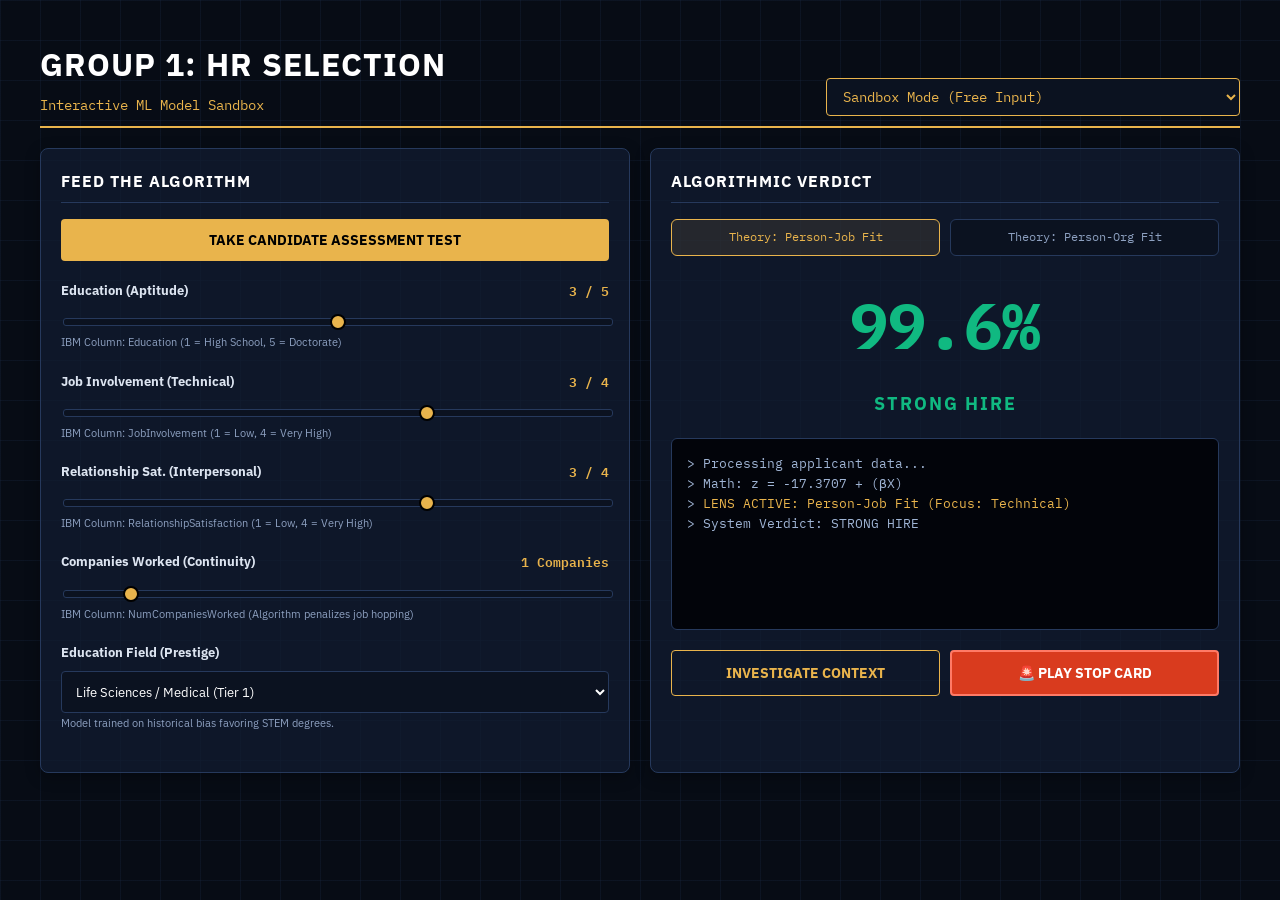
<file: MNM App/index.html>
<!DOCTYPE html>
<html lang="en">
<head>
    <meta charset="UTF-8">
    <meta name="viewport" content="width=device-width, initial-scale=1.0">
    <title>Group 1: HR Selection</title>
    <link href="https://fonts.googleapis.com/css2?family=IBM+Plex+Mono:wght@400;500;600&family=IBM+Plex+Sans:wght@400;500;600;700&display=swap" rel="stylesheet">
    <link rel="stylesheet" href="styles.css">
</head>
<body>

<div id="stage">
    <div class="header">
        <div>
            <h1>Group 1: HR Selection</h1>
            <div style="font-family: var(--mono); color: var(--gold); font-size: 14px; margin-top: 5px;">Interactive ML Model Sandbox</div>
        </div>
        <select class="scenario-select" id="scenario-loader" onchange="loadScenario()">
            <option value="sandbox">Sandbox Mode (Free Input)</option>
            <option value="1">Scenario 1: The Baseline Ideal</option>
            <option value="2">Scenario 2: The Context Blindspot (Job Hopper)</option>
            <option value="3">Scenario 3: The Theory Clash</option>
            <option value="4">Scenario 4: Measurement Flaw</option>
            <option value="5">Scenario 5: Mandatory STOP Card</option>
        </select>
    </div>

    <div class="grid">
        <!-- Left Panel: Interactive Inputs -->
        <div class="panel">
            <h3>Feed the Algorithm</h3>
            
            <!-- Assessment Button (Redirects to quiz.html) -->
            <button id="btn-take-test" class="btn" style="width: 100%; background: var(--gold); color: #000; margin-bottom: 20px; display: block;" onclick="window.location.href='quiz.html'">
                Take Candidate Assessment Test
            </button>
            
            

            <div class="input-group">
                <div class="top"><b>Education (Aptitude)</b><span id="val-aptitude">3 / 5</span></div>
                <input type="range" id="in-aptitude" min="1" max="5" step="1" value="3" oninput="runModel()">
                <span class="helper">IBM Column: Education (1 = High School, 5 = Doctorate)</span>
            </div>
            
            <div class="input-group">
                <div class="top"><b>Job Involvement (Technical)</b><span id="val-technical">3 / 4</span></div>
                <input type="range" id="in-technical" min="1" max="4" step="1" value="3" oninput="runModel()">
                <span class="helper">IBM Column: JobInvolvement (1 = Low, 4 = Very High)</span>
            </div>

            <div class="input-group">
                <div class="top"><b>Relationship Sat. (Interpersonal)</b><span id="val-interview">3 / 4</span></div>
                <input type="range" id="in-interview" min="1" max="4" step="1" value="3" oninput="runModel()">
                <span class="helper">IBM Column: RelationshipSatisfaction (1 = Low, 4 = Very High)</span>
            </div>

            <div class="input-group">
                <div class="top"><b>Companies Worked (Continuity)</b><span id="val-continuity">1 Company</span></div>
                <input type="range" id="in-continuity" min="0" max="9" step="1" value="1" oninput="runModel()">
                <span class="helper">IBM Column: NumCompaniesWorked (Algorithm penalizes job hopping)</span>
            </div>

            <div class="input-group">
                <div class="top" style="margin-bottom: 8px;"><b>Education Field (Prestige)</b></div>
                <select class="dropdown" id="in-college" onchange="runModel()">
                    <option value="1.0">Life Sciences / Medical (Tier 1)</option>
                    <option value="0.5">Technical Degree / Marketing (Tier 2)</option>
                    <option value="0.0">Human Resources / Other (Tier 3)</option>
                </select>
                <span class="helper">Model trained on historical bias favoring STEM degrees.</span>
            </div>
        </div>

        <!-- Right Panel: The Machine -->
        <div class="panel">
            <h3>Algorithmic Verdict</h3>
            
            <div class="theory-rack">
                <div class="chip active" id="chip-job" onclick="setTheory('job')">Theory: Person-Job Fit</div>
                <div class="chip" id="chip-org" onclick="setTheory('org')">Theory: Person-Org Fit</div>
            </div>

            <div class="prediction-score" id="ai-score">--%</div>
            <div class="verdict-label" id="ai-verdict" style="color: var(--text-dim);">Awaiting Input</div>
            
            <div class="console" id="console-output">
                > System ready.
                > Awaiting data input...
            </div>

            <div class="btn-row">
                <button class="btn btn-human" onclick="investigateContext()">Investigate Context</button>
                <button class="btn btn-stop" onclick="triggerStopCard()">🚨 PLAY STOP CARD</button>
            </div>
        </div>
    </div>
</div>

<!-- Debrief Modal -->
<div class="modal" id="debrief-modal">
    <div class="modal-content">
        <h2 class="modal-title" id="modal-title">Action Result</h2>
        <div class="modal-text" id="modal-text">Context goes here.</div>
        <button class="btn" style="background: var(--gold); color: #000; padding: 10px 20px;" onclick="closeModal()">Acknowledge</button>
    </div>
</div>

<script src="script.js"></script>
</body>
</html>
</file>
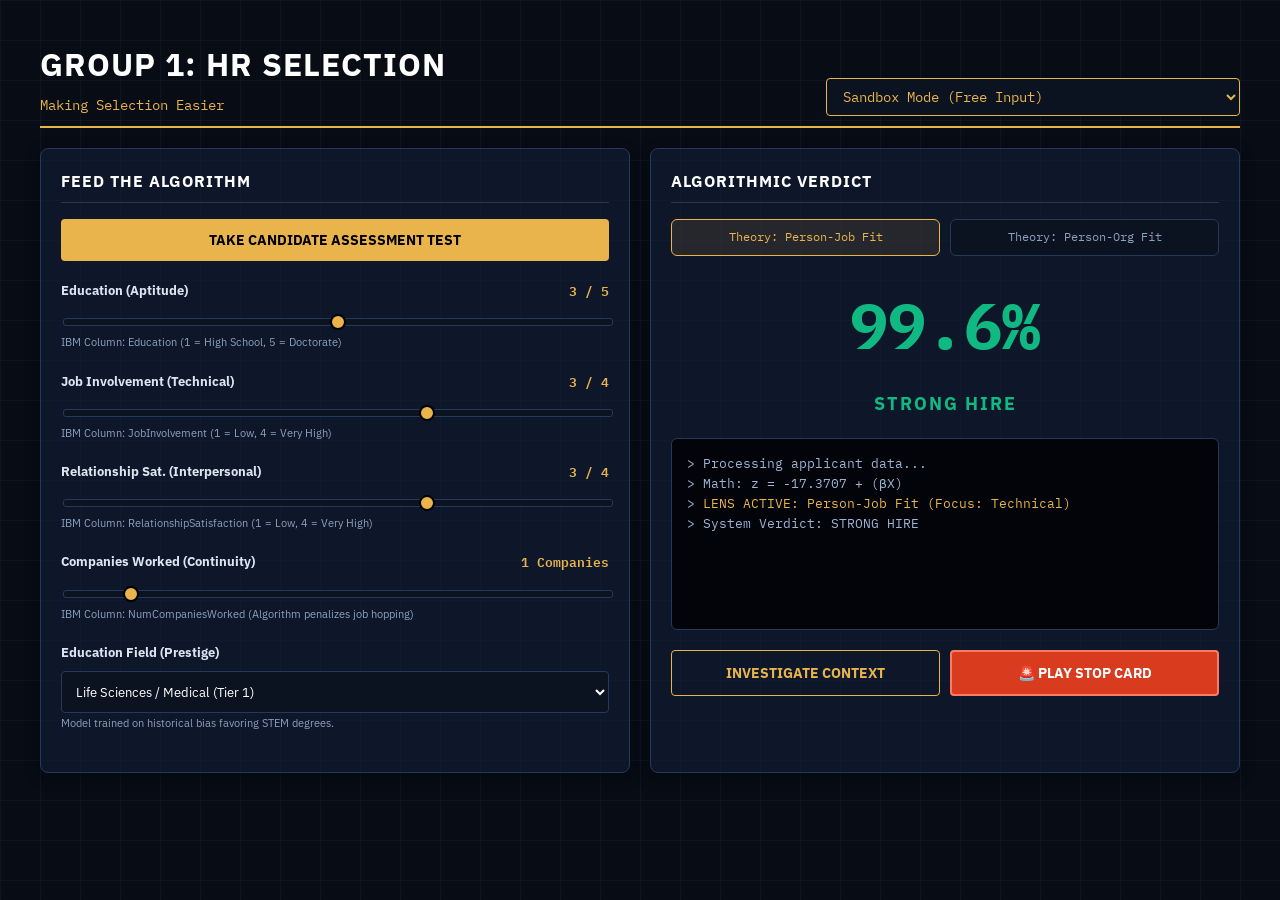
<file: MNM-App/index.html>
<!DOCTYPE html>
<html lang="en">
<head>
    <meta charset="UTF-8">
    <meta name="viewport" content="width=device-width, initial-scale=1.0">
    <title>Group 1: HR Selection</title>
    <link href="https://fonts.googleapis.com/css2?family=IBM+Plex+Mono:wght@400;500;600&family=IBM+Plex+Sans:wght@400;500;600;700&display=swap" rel="stylesheet">
    <link rel="stylesheet" href="styles.css">
</head>
<body>

<div id="stage">
    <div class="header">
        <div>
            <h1>Group 1: HR Selection</h1>
            <div style="font-family: var(--mono); color: var(--gold); font-size: 14px; margin-top: 5px;">Making Selection Easier</div>
        </div>
        <select class="scenario-select" id="scenario-loader" onchange="loadScenario()">
            <option value="sandbox">Sandbox Mode (Free Input)</option>
            <option value="1">Scenario 1: The Baseline Ideal</option>
            <option value="2">Scenario 2: The Context Blindspot (Job Hopper)</option>
            <option value="3">Scenario 3: The Theory Clash</option>
            <option value="4">Scenario 4: Measurement Flaw</option>
            <option value="5">Scenario 5: Mandatory STOP Card</option>
        </select>
    </div>

    <div class="grid">
        <!-- Left Panel: Interactive Inputs -->
        <div class="panel">
            <h3>Feed the Algorithm</h3>
            
            <!-- Assessment Button (Redirects to quiz.html) -->
            <button id="btn-take-test" class="btn" style="width: 100%; background: var(--gold); color: #000; margin-bottom: 20px; display: block;" onclick="window.location.href='quiz.html'">
                Take Candidate Assessment Test
            </button>
            
            

            <div class="input-group">
                <div class="top"><b>Education (Aptitude)</b><span id="val-aptitude">3 / 5</span></div>
                <input type="range" id="in-aptitude" min="1" max="5" step="1" value="3" oninput="runModel()">
                <span class="helper">IBM Column: Education (1 = High School, 5 = Doctorate)</span>
            </div>
            
            <div class="input-group">
                <div class="top"><b>Job Involvement (Technical)</b><span id="val-technical">3 / 4</span></div>
                <input type="range" id="in-technical" min="1" max="4" step="1" value="3" oninput="runModel()">
                <span class="helper">IBM Column: JobInvolvement (1 = Low, 4 = Very High)</span>
            </div>

            <div class="input-group">
                <div class="top"><b>Relationship Sat. (Interpersonal)</b><span id="val-interview">3 / 4</span></div>
                <input type="range" id="in-interview" min="1" max="4" step="1" value="3" oninput="runModel()">
                <span class="helper">IBM Column: RelationshipSatisfaction (1 = Low, 4 = Very High)</span>
            </div>

            <div class="input-group">
                <div class="top"><b>Companies Worked (Continuity)</b><span id="val-continuity">1 Company</span></div>
                <input type="range" id="in-continuity" min="0" max="9" step="1" value="1" oninput="runModel()">
                <span class="helper">IBM Column: NumCompaniesWorked (Algorithm penalizes job hopping)</span>
            </div>

            <div class="input-group">
                <div class="top" style="margin-bottom: 8px;"><b>Education Field (Prestige)</b></div>
                <select class="dropdown" id="in-college" onchange="runModel()">
                    <option value="1.0">Life Sciences / Medical (Tier 1)</option>
                    <option value="0.5">Technical Degree / Marketing (Tier 2)</option>
                    <option value="0.0">Human Resources / Other (Tier 3)</option>
                </select>
                <span class="helper">Model trained on historical bias favoring STEM degrees.</span>
            </div>
        </div>

        <!-- Right Panel: The Machine -->
        <div class="panel">
            <h3>Algorithmic Verdict</h3>
            
            <div class="theory-rack">
                <div class="chip active" id="chip-job" onclick="setTheory('job')">Theory: Person-Job Fit</div>
                <div class="chip" id="chip-org" onclick="setTheory('org')">Theory: Person-Org Fit</div>
            </div>

            <div class="prediction-score" id="ai-score">--%</div>
            <div class="verdict-label" id="ai-verdict" style="color: var(--text-dim);">Awaiting Input</div>
            
            <div class="console" id="console-output">
                > System ready.
                > Awaiting data input...
            </div>

            <div class="btn-row">
                <button class="btn btn-human" onclick="investigateContext()">Investigate Context</button>
                <button class="btn btn-stop" onclick="triggerStopCard()">🚨 PLAY STOP CARD</button>
            </div>
        </div>
    </div>
</div>

<!-- Debrief Modal -->
<div class="modal" id="debrief-modal">
    <div class="modal-content">
        <h2 class="modal-title" id="modal-title">Action Result</h2>
        <div class="modal-text" id="modal-text">Context goes here.</div>
        <button class="btn" style="background: var(--gold); color: #000; padding: 10px 20px;" onclick="closeModal()">Acknowledge</button>
    </div>
</div>

<script src="script.js"></script>
</body>
</html>
</file>
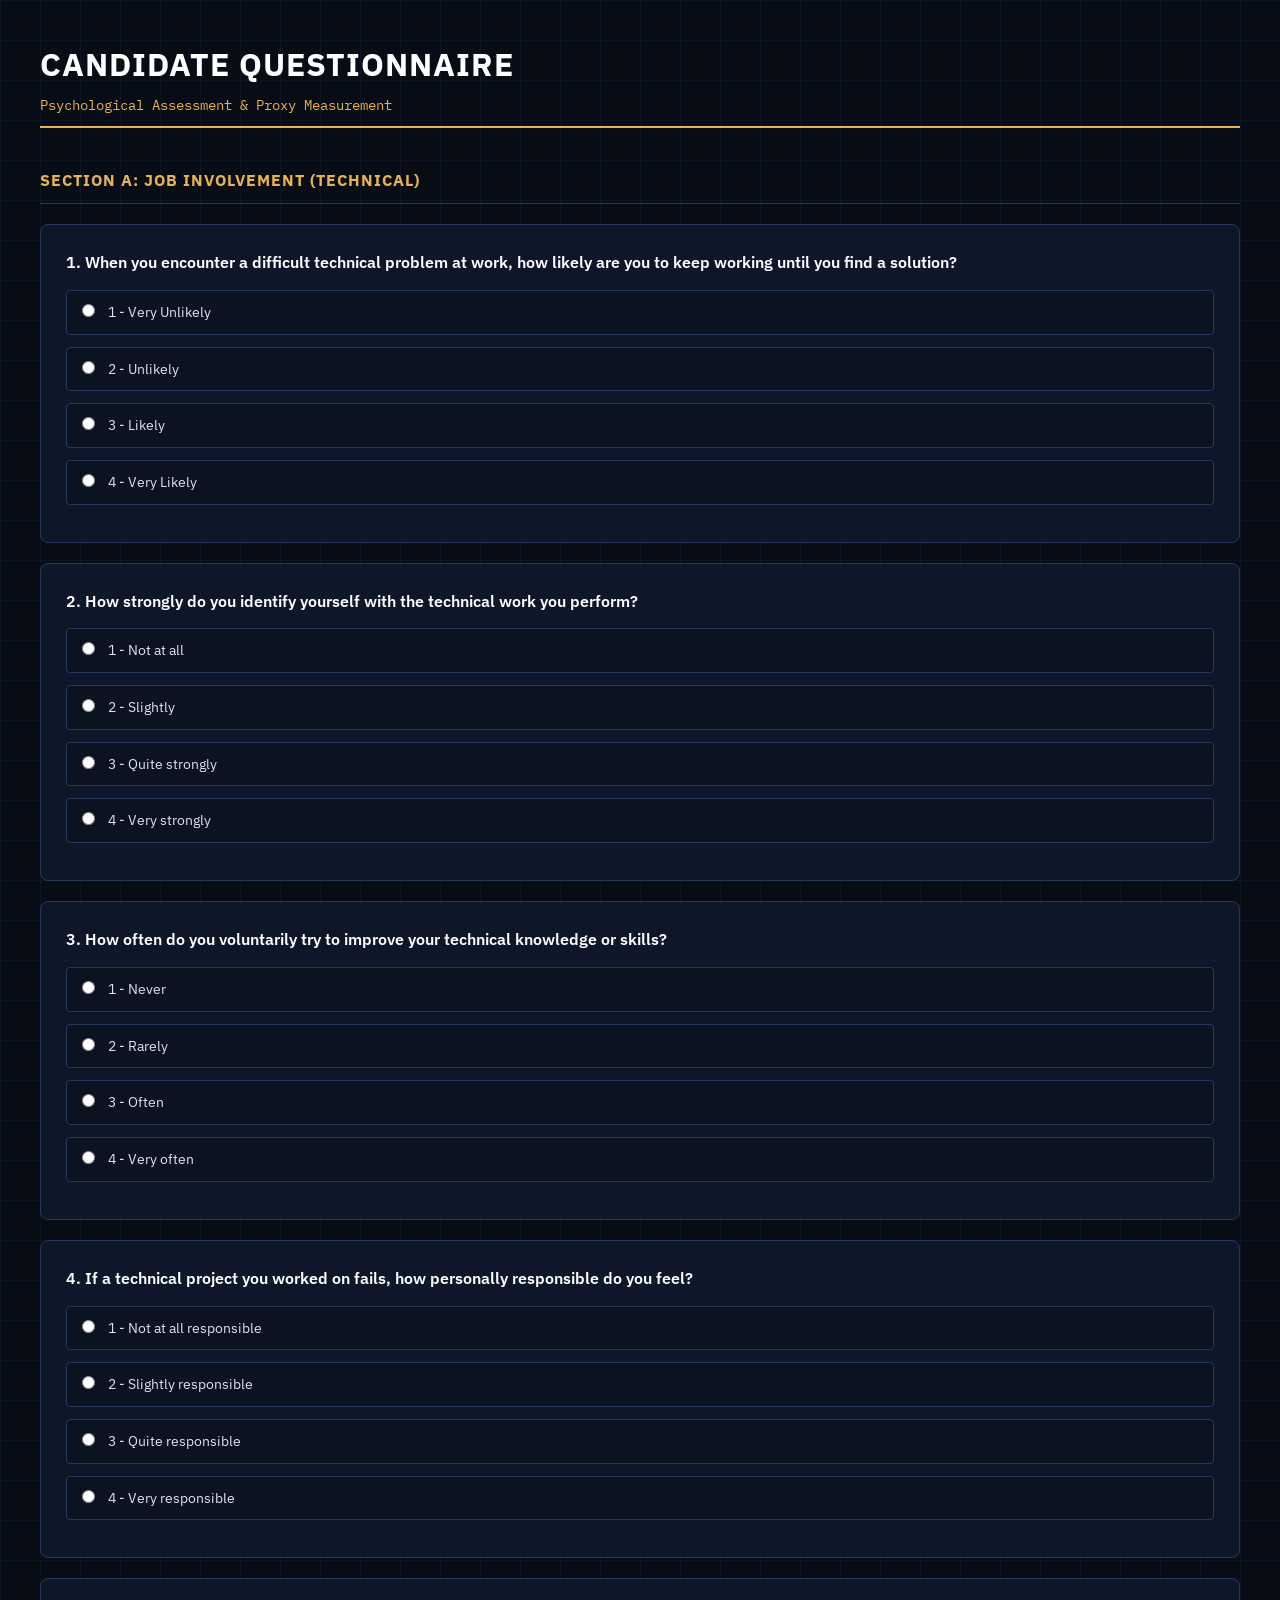
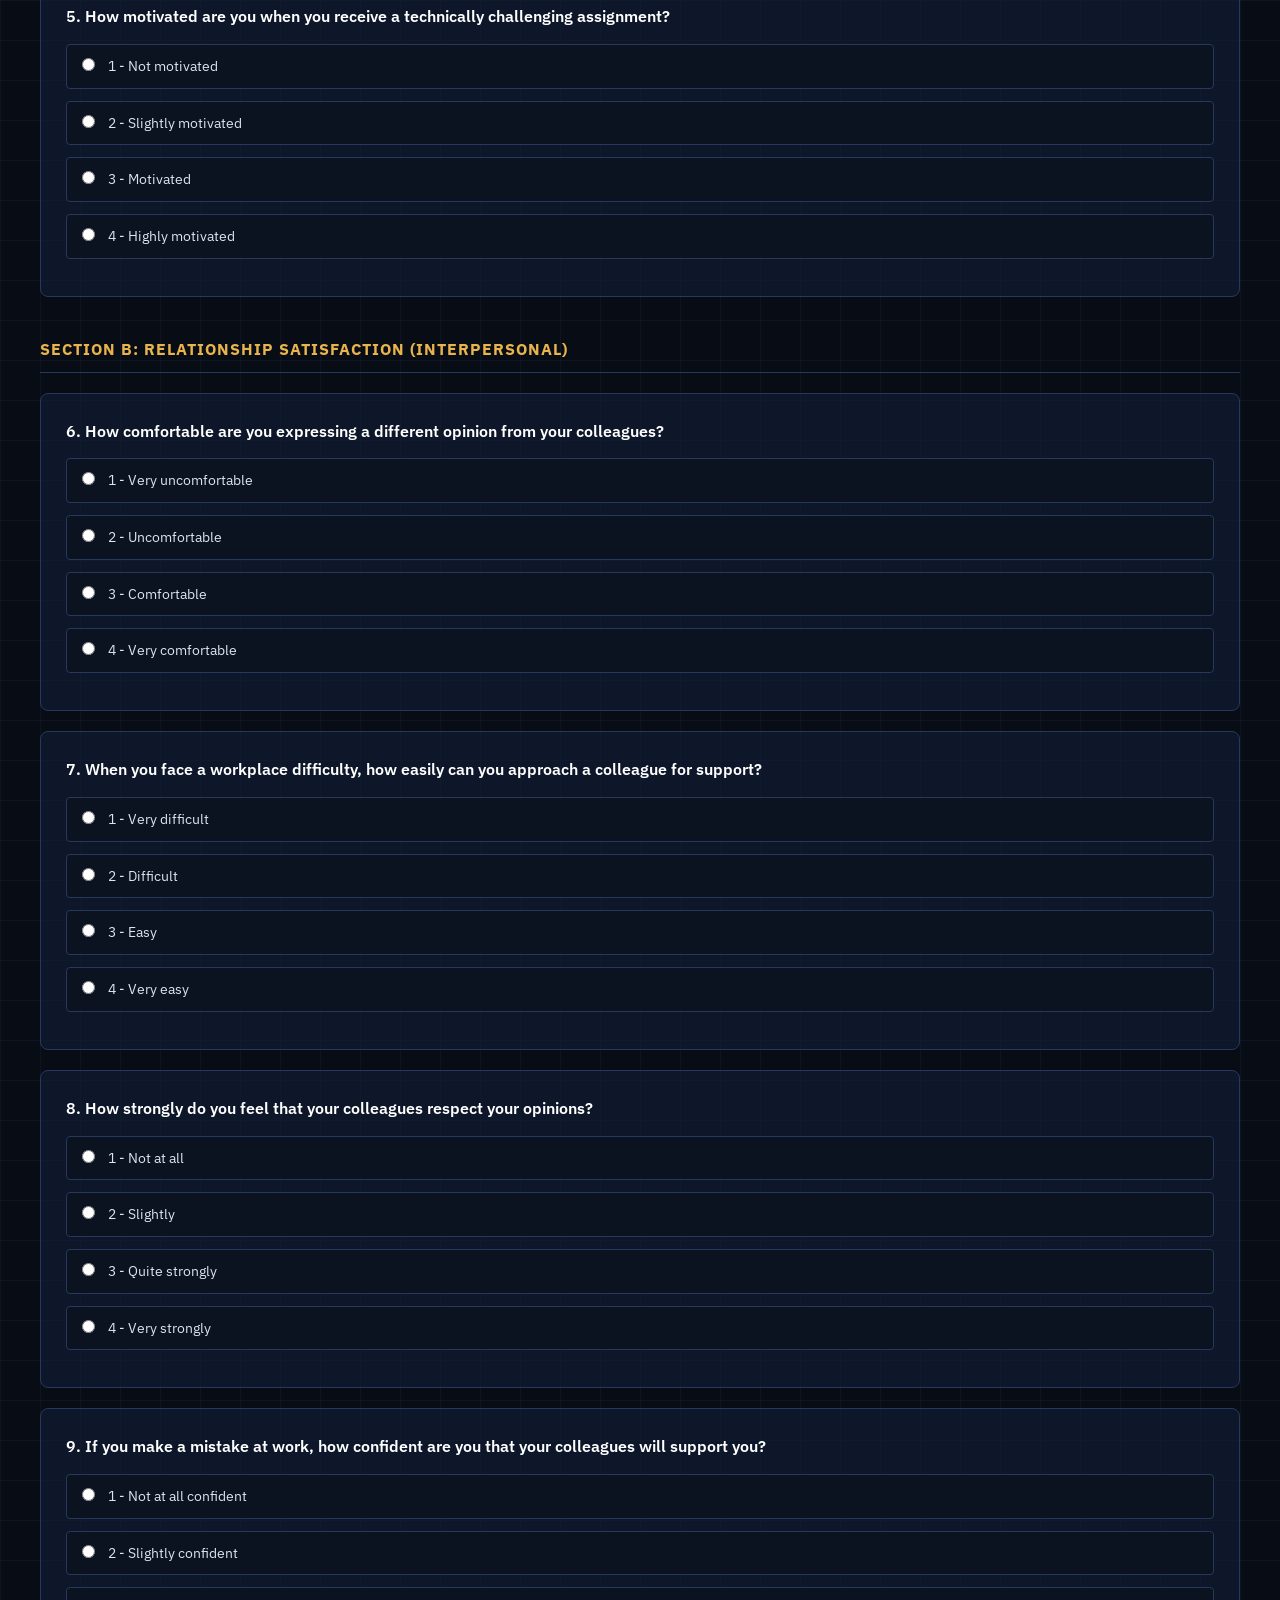
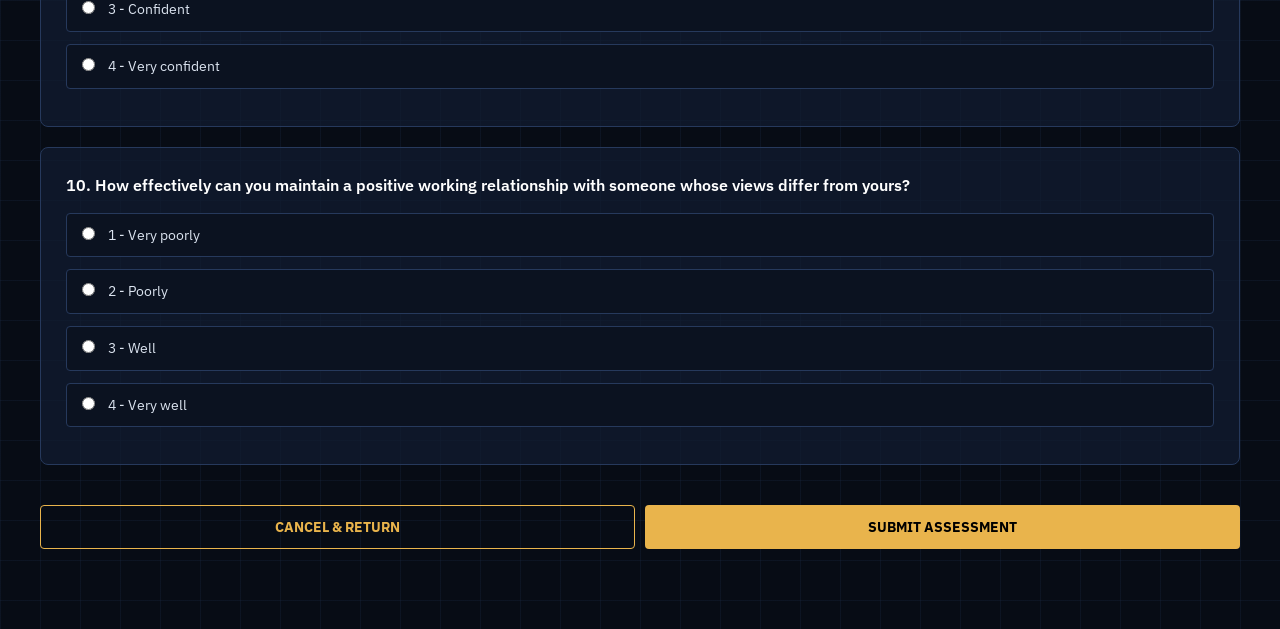
<file: MNM App/quiz.html>
<!DOCTYPE html>
<html lang="en">
<head>
    <meta charset="UTF-8">
    <meta name="viewport" content="width=device-width, initial-scale=1.0">
    <title>Candidate Assessment Questionnaire</title>
    <link href="https://fonts.googleapis.com/css2?family=IBM+Plex+Mono:wght@400;500;600&family=IBM+Plex+Sans:wght@400;500;600;700&display=swap" rel="stylesheet">
    <link rel="stylesheet" href="styles.css">
    <style>
        .quiz-container { max-width: 850px; margin: 40px auto; }
        .question-block { background: var(--panel-bg); border: 1px solid var(--line); border-radius: 8px; padding: 25px; margin-bottom: 20px; }
        .question-text { font-weight: 600; margin-top: 0; margin-bottom: 15px; font-size: 16px; color: #fff; }
        .option-label { display: block; margin-bottom: 12px; padding: 10px; border: 1px solid var(--line); border-radius: 4px; cursor: pointer; transition: 0.2s; background: #0b1220; font-size: 14px; }
        .option-label:hover { border-color: var(--gold); background: rgba(233,180,76,.1); }
        input[type="radio"] { margin-right: 10px; accent-color: var(--gold); }
        .section-title { color: var(--gold); margin-bottom: 20px; margin-top: 40px; border-bottom: 1px solid var(--line); padding-bottom: 10px; text-transform: uppercase; letter-spacing: 1px;}
    </style>
</head>
<body>

<div id="stage" class="quiz-container">
    <div class="header">
        <div>
            <h1>Candidate Questionnaire</h1>
            <div style="font-family: var(--mono); color: var(--gold); font-size: 14px; margin-top: 5px;">Psychological Assessment & Proxy Measurement</div>
        </div>
    </div>

    <form id="sjt-form">
        <!-- ========================================== -->
        <!-- SECTION A: JOB INVOLVEMENT                 -->
        <!-- ========================================== -->
        <h3 class="section-title">Section A: Job Involvement (Technical)</h3>
        
        <div class="question-block">
            <p class="question-text">1. When you encounter a difficult technical problem at work, how likely are you to keep working until you find a solution?</p>
            <label class="option-label"><input type="radio" name="q_tech1" value="1"> 1 - Very Unlikely</label>
            <label class="option-label"><input type="radio" name="q_tech1" value="2"> 2 - Unlikely</label>
            <label class="option-label"><input type="radio" name="q_tech1" value="3"> 3 - Likely</label>
            <label class="option-label"><input type="radio" name="q_tech1" value="4"> 4 - Very Likely</label>
        </div>

        <div class="question-block">
            <p class="question-text">2. How strongly do you identify yourself with the technical work you perform?</p>
            <label class="option-label"><input type="radio" name="q_tech2" value="1"> 1 - Not at all</label>
            <label class="option-label"><input type="radio" name="q_tech2" value="2"> 2 - Slightly</label>
            <label class="option-label"><input type="radio" name="q_tech2" value="3"> 3 - Quite strongly</label>
            <label class="option-label"><input type="radio" name="q_tech2" value="4"> 4 - Very strongly</label>
        </div>

        <div class="question-block">
            <p class="question-text">3. How often do you voluntarily try to improve your technical knowledge or skills?</p>
            <label class="option-label"><input type="radio" name="q_tech3" value="1"> 1 - Never</label>
            <label class="option-label"><input type="radio" name="q_tech3" value="2"> 2 - Rarely</label>
            <label class="option-label"><input type="radio" name="q_tech3" value="3"> 3 - Often</label>
            <label class="option-label"><input type="radio" name="q_tech3" value="4"> 4 - Very often</label>
        </div>

        <div class="question-block">
            <p class="question-text">4. If a technical project you worked on fails, how personally responsible do you feel?</p>
            <label class="option-label"><input type="radio" name="q_tech4" value="1"> 1 - Not at all responsible</label>
            <label class="option-label"><input type="radio" name="q_tech4" value="2"> 2 - Slightly responsible</label>
            <label class="option-label"><input type="radio" name="q_tech4" value="3"> 3 - Quite responsible</label>
            <label class="option-label"><input type="radio" name="q_tech4" value="4"> 4 - Very responsible</label>
        </div>

        <div class="question-block">
            <p class="question-text">5. How motivated are you when you receive a technically challenging assignment?</p>
            <label class="option-label"><input type="radio" name="q_tech5" value="1"> 1 - Not motivated</label>
            <label class="option-label"><input type="radio" name="q_tech5" value="2"> 2 - Slightly motivated</label>
            <label class="option-label"><input type="radio" name="q_tech5" value="3"> 3 - Motivated</label>
            <label class="option-label"><input type="radio" name="q_tech5" value="4"> 4 - Highly motivated</label>
        </div>

        <!-- ========================================== -->
        <!-- SECTION B: RELATIONSHIP SATISFACTION       -->
        <!-- ========================================== -->
        <h3 class="section-title">Section B: Relationship Satisfaction (Interpersonal)</h3>
        
        <div class="question-block">
            <p class="question-text">6. How comfortable are you expressing a different opinion from your colleagues?</p>
            <label class="option-label"><input type="radio" name="q_int1" value="1"> 1 - Very uncomfortable</label>
            <label class="option-label"><input type="radio" name="q_int1" value="2"> 2 - Uncomfortable</label>
            <label class="option-label"><input type="radio" name="q_int1" value="3"> 3 - Comfortable</label>
            <label class="option-label"><input type="radio" name="q_int1" value="4"> 4 - Very comfortable</label>
        </div>

        <div class="question-block">
            <p class="question-text">7. When you face a workplace difficulty, how easily can you approach a colleague for support?</p>
            <label class="option-label"><input type="radio" name="q_int2" value="1"> 1 - Very difficult</label>
            <label class="option-label"><input type="radio" name="q_int2" value="2"> 2 - Difficult</label>
            <label class="option-label"><input type="radio" name="q_int2" value="3"> 3 - Easy</label>
            <label class="option-label"><input type="radio" name="q_int2" value="4"> 4 - Very easy</label>
        </div>

        <div class="question-block">
            <p class="question-text">8. How strongly do you feel that your colleagues respect your opinions?</p>
            <label class="option-label"><input type="radio" name="q_int3" value="1"> 1 - Not at all</label>
            <label class="option-label"><input type="radio" name="q_int3" value="2"> 2 - Slightly</label>
            <label class="option-label"><input type="radio" name="q_int3" value="3"> 3 - Quite strongly</label>
            <label class="option-label"><input type="radio" name="q_int3" value="4"> 4 - Very strongly</label>
        </div>

        <div class="question-block">
            <p class="question-text">9. If you make a mistake at work, how confident are you that your colleagues will support you?</p>
            <label class="option-label"><input type="radio" name="q_int4" value="1"> 1 - Not at all confident</label>
            <label class="option-label"><input type="radio" name="q_int4" value="2"> 2 - Slightly confident</label>
            <label class="option-label"><input type="radio" name="q_int4" value="3"> 3 - Confident</label>
            <label class="option-label"><input type="radio" name="q_int4" value="4"> 4 - Very confident</label>
        </div>

        <div class="question-block">
            <p class="question-text">10. How effectively can you maintain a positive working relationship with someone whose views differ from yours?</p>
            <label class="option-label"><input type="radio" name="q_int5" value="1"> 1 - Very poorly</label>
            <label class="option-label"><input type="radio" name="q_int5" value="2"> 2 - Poorly</label>
            <label class="option-label"><input type="radio" name="q_int5" value="3"> 3 - Well</label>
            <label class="option-label"><input type="radio" name="q_int5" value="4"> 4 - Very well</label>
        </div>

        <div class="btn-row" style="margin-top: 40px;">
            <button type="button" class="btn btn-human" onclick="window.location.href='index.html'">Cancel & Return</button>
            <button type="button" class="btn btn-stop" style="background: var(--gold); color: #000; border: none;" onclick="processSJT()">Submit Assessment</button>
        </div>
    </form>

    <!-- ========================================== -->
    <!-- RESULTS VIEW (Hidden until submit)         -->
    <!-- ========================================== -->
    <div id="results-view" style="display: none; text-align: center; padding: 40px 20px;">
        <h2 style="color: var(--gold); font-size: 28px; margin-bottom: 15px; text-transform: uppercase; letter-spacing: 1px;">Assessment Complete</h2>
        <p style="color: var(--text-dim); margin-bottom: 40px; font-size: 15px;">Qualitative behaviors have been successfully mapped to numerical proxy vectors.</p>
        
        <div style="display: flex; justify-content: center; gap: 30px; margin-bottom: 40px; flex-wrap: wrap;">
            <div style="background: var(--panel-bg); border: 1px solid var(--line); padding: 25px; border-radius: 8px; width: 220px; box-shadow: 0 4px 15px rgba(0,0,0,0.3);">
                <div style="font-size: 13px; color: var(--text-dim); text-transform: uppercase; letter-spacing: 1px; margin-bottom: 10px;">Technical Proxy</div>
                <div id="score-tech" style="font-family: var(--mono); font-size: 56px; color: #fff; font-weight: 700; margin: 10px 0;">--</div>
                <div style="font-size: 13px; color: var(--gold);">Scale: 1 to 4</div>
            </div>
            
            <div style="background: var(--panel-bg); border: 1px solid var(--line); padding: 25px; border-radius: 8px; width: 220px; box-shadow: 0 4px 15px rgba(0,0,0,0.3);">
                <div style="font-size: 13px; color: var(--text-dim); text-transform: uppercase; letter-spacing: 1px; margin-bottom: 10px;">Interpersonal Proxy</div>
                <div id="score-int" style="font-family: var(--mono); font-size: 56px; color: #fff; font-weight: 700; margin: 10px 0;">--</div>
                <div style="font-size: 13px; color: var(--gold);">Scale: 1 to 4</div>
            </div>
        </div>

        <button class="btn" style="background: var(--gold); color: #000; padding: 15px 30px; font-size: 16px;" onclick="window.location.href='index.html'">
            Inject Data into Sandbox Engine
        </button>
    </div>

</div>

<script>
    function processSJT() {
        // Collect Technical Scores
        const t1 = document.querySelector('input[name="q_tech1"]:checked');
        const t2 = document.querySelector('input[name="q_tech2"]:checked');
        const t3 = document.querySelector('input[name="q_tech3"]:checked');
        const t4 = document.querySelector('input[name="q_tech4"]:checked');
        const t5 = document.querySelector('input[name="q_tech5"]:checked');

        // Collect Interpersonal Scores
        const i1 = document.querySelector('input[name="q_int1"]:checked');
        const i2 = document.querySelector('input[name="q_int2"]:checked');
        const i3 = document.querySelector('input[name="q_int3"]:checked');
        const i4 = document.querySelector('input[name="q_int4"]:checked');
        const i5 = document.querySelector('input[name="q_int5"]:checked');

        if (!t1 || !t2 || !t3 || !t4 || !t5 || !i1 || !i2 || !i3 || !i4 || !i5) {
            alert("Please answer all 10 items to generate an accurate profile.");
            return;
        }

        // Calculate averages (Sum / 5) and round to nearest integer to fit 1-4 sliders
        let techAvg = Math.round((parseInt(t1.value) + parseInt(t2.value) + parseInt(t3.value) + parseInt(t4.value) + parseInt(t5.value)) / 5);
        let intAvg = Math.round((parseInt(i1.value) + parseInt(i2.value) + parseInt(i3.value) + parseInt(i4.value) + parseInt(i5.value)) / 5);

        // Save scores to browser memory
        localStorage.setItem('sjt_tech', techAvg);
        localStorage.setItem('sjt_int', intAvg);
        localStorage.setItem('sjt_completed', 'true');

        // UI Update: Hide the form and show the results view
        document.getElementById('sjt-form').style.display = 'none';
        document.getElementById('results-view').style.display = 'block';
        
        // Populate the dynamic scores
        document.getElementById('score-tech').innerText = techAvg;
        document.getElementById('score-int').innerText = intAvg;
        
        // Scroll to the top to ensure the results are centered
        window.scrollTo(0, 0);
    }
</script>
</body>
</html>
</file>
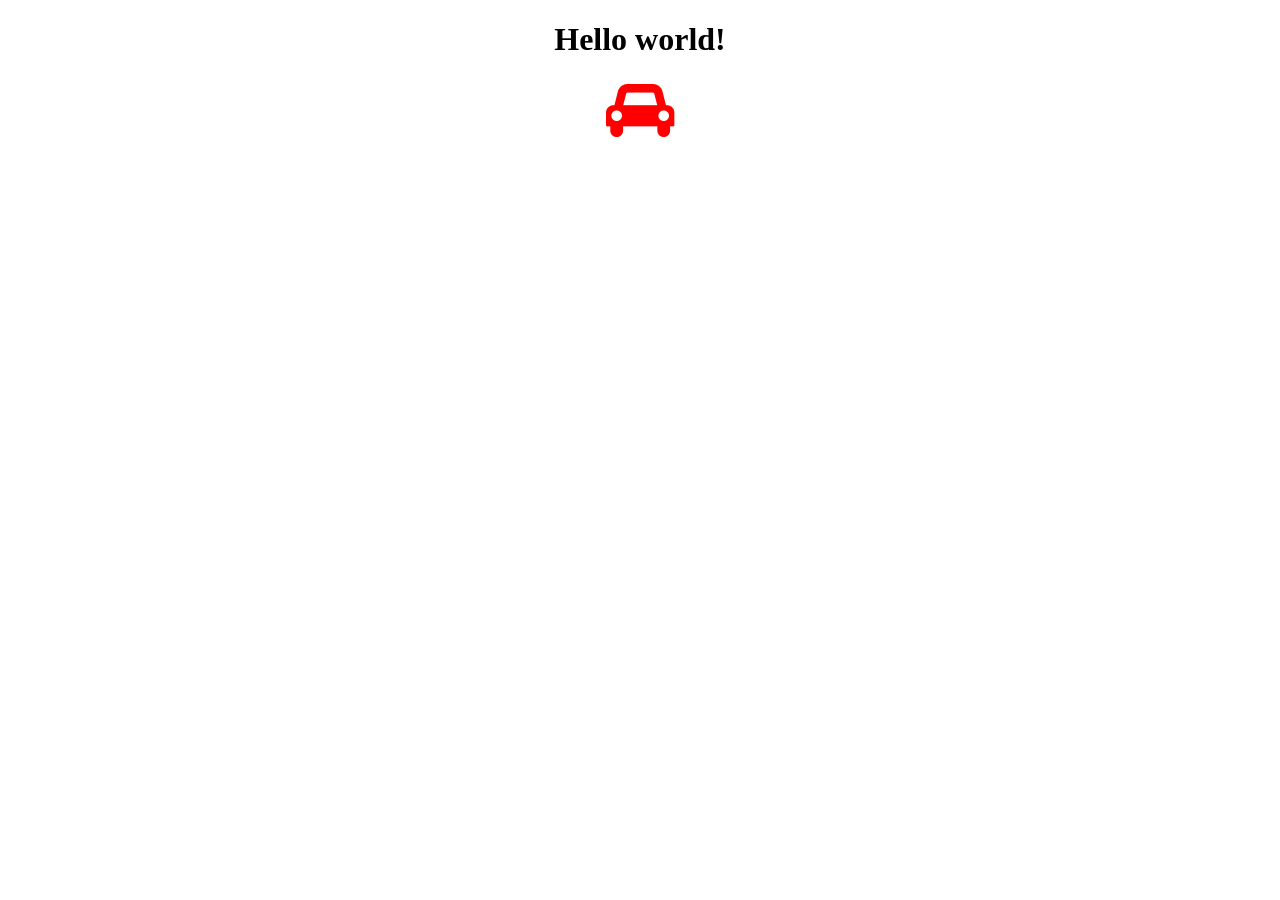
<file: Web-Projects/Hello-world.html>
<!DOCTYPE html>
<html lang="en">
<head>
	<link rel="stylesheet" href="https://cdnjs.cloudflare.com/ajax/libs/font-awesome/4.7.0/css/font-awesome.min.css">
<meta charset="UTF-8">
<title>My first Web page</title>
</head>
<body>
<h1><center>Hello world!</center></h1>
<p style="text-align:center;">
		
			<i class="fa fa-car" style="font-size:60px;color:red;"></i>
</p>


</body>
</html>
</file>
<file: MNM App/styles.css>
:root {
    --bg-base: #070C15;
    --panel-bg: rgba(17,28,49,.72);
    --line: #26395C;
    --text-main: #DCE4F0;
    --text-dim: #8DA0C0;
    --gold: #E9B44C;
    --green: #10b981;
    --red: #D93B1E;
    --mono: "IBM Plex Mono", ui-monospace, monospace;
    --sans: "IBM Plex Sans", sans-serif;
}

body {
    margin: 0; background: var(--bg-base); color: var(--text-main);
    font-family: var(--sans); font-size: 15px; line-height: 1.55;
    background-image: linear-gradient(rgba(42,66,105,.16) 1px, transparent 1px), linear-gradient(90deg, rgba(42,66,105,.16) 1px, transparent 1px);
    background-size: 40px 40px;
}

#stage { padding: 40px; max-width: 1200px; margin: 0 auto; padding-bottom: 80px; }

.header { border-bottom: 2px solid var(--gold); padding-bottom: 10px; margin-bottom: 20px; display: flex; justify-content: space-between; align-items: flex-end; }
.header h1 { font-family: var(--sans); font-size: 32px; font-weight: 700; margin: 0; color: #fff; text-transform: uppercase; letter-spacing: 1px;}

.scenario-select { background: #0b1220; color: var(--gold); border: 1px solid var(--gold); padding: 8px 12px; font-family: var(--mono); border-radius: 4px; font-size: 14px; cursor: pointer;}

.grid { display: grid; grid-template-columns: 1fr 1fr; gap: 20px; }
.panel { background: var(--panel-bg); border: 1px solid var(--line); border-radius: 8px; padding: 20px; box-shadow: 0 4px 15px rgba(0,0,0,0.3); }

h3 { margin-top: 0; font-size: 16px; color: #fff; letter-spacing: 1px; text-transform: uppercase; border-bottom: 1px solid var(--line); padding-bottom: 8px; }

/* Interactive Inputs */
.input-group { margin: 20px 0; }
.input-group .top { display: flex; justify-content: space-between; font-size: 13px; margin-bottom: 8px; font-weight: 600; }
.input-group .top span { font-family: var(--mono); color: var(--gold); }
.input-group .helper { font-size: 11px; color: var(--text-dim); display: block; margin-top: 2px; }

input[type=range] { -webkit-appearance: none; width: 100%; height: 6px; background: #0b1220; border: 1px solid var(--line); border-radius: 3px; outline: none; }
input[type=range]::-webkit-slider-thumb { -webkit-appearance: none; width: 16px; height: 16px; border-radius: 50%; background: var(--gold); cursor: pointer; border: 2px solid #000; }

select.dropdown { width: 100%; background: #0b1220; color: #fff; border: 1px solid var(--line); padding: 10px; font-family: var(--sans); border-radius: 4px; outline: none; }

/* The Machine Console */
.console { background: #02040a; border: 1px solid var(--line); border-radius: 6px; font-family: var(--mono); font-size: 13px; padding: 15px; color: #9FB4D4; white-space: pre-wrap; height: 160px; overflow-y: auto; }
.c-highlight { color: var(--gold); }
.c-warn { color: var(--red); }

.prediction-score { font-family: var(--mono); font-size: 64px; text-align: center; color: var(--text-main); font-weight: 700; margin: 15px 0; transition: color 0.3s; }
.verdict-label { text-align: center; font-family: var(--sans); font-size: 18px; font-weight: 700; text-transform: uppercase; letter-spacing: 2px; margin-bottom: 20px; }

/* Theory Chips */
.theory-rack { display: flex; gap: 10px; margin-bottom: 20px; }
.chip { border: 1px solid var(--line); border-radius: 6px; padding: 8px 12px; cursor: pointer; background: #0b1220; color: var(--text-dim); font-size: 12px; font-family: var(--mono); transition: 0.2s; flex: 1; text-align: center;}
.chip.active { border-color: var(--gold); background: rgba(233,180,76,.1); color: var(--gold); }

/* Action Buttons */
.btn-row { display: grid; grid-template-columns: 1fr 1fr; gap: 10px; margin-top: 20px; }
.btn { padding: 12px; font-family: var(--sans); font-size: 14px; font-weight: 700; border: none; border-radius: 4px; cursor: pointer; text-transform: uppercase; transition: transform 0.1s; }
.btn:hover { transform: translateY(-2px); }
.btn-human { grid-column: span 1; background: transparent; color: var(--gold); border: 1px solid var(--gold); }
.btn-stop { grid-column: span 1; background: var(--red); color: #fff; border: 2px solid #ff7a66; }

/* Modal for Debriefs */
.modal { display: none; position: fixed; inset: 0; background: rgba(0,0,0,0.85); justify-content: center; align-items: center; z-index: 50; }
.modal-content { background: var(--bg-base); padding: 30px; border: 1px solid var(--gold); border-radius: 8px; max-width: 600px; text-align: left; }
.modal-title { color: var(--gold); font-size: 20px; font-weight: 700; margin-top: 0; text-transform: uppercase; }
.modal-text { color: var(--text-main); font-size: 15px; margin-bottom: 20px; line-height: 1.6; }
</file>
<file: MNM-App/styles.css>
:root {
    --bg-base: #070C15;
    --panel-bg: rgba(17,28,49,.72);
    --line: #26395C;
    --text-main: #DCE4F0;
    --text-dim: #8DA0C0;
    --gold: #E9B44C;
    --green: #10b981;
    --red: #D93B1E;
    --mono: "IBM Plex Mono", ui-monospace, monospace;
    --sans: "IBM Plex Sans", sans-serif;
}

body {
    margin: 0; background: var(--bg-base); color: var(--text-main);
    font-family: var(--sans); font-size: 15px; line-height: 1.55;
    background-image: linear-gradient(rgba(42,66,105,.16) 1px, transparent 1px), linear-gradient(90deg, rgba(42,66,105,.16) 1px, transparent 1px);
    background-size: 40px 40px;
}

#stage { padding: 40px; max-width: 1200px; margin: 0 auto; padding-bottom: 80px; }

.header { border-bottom: 2px solid var(--gold); padding-bottom: 10px; margin-bottom: 20px; display: flex; justify-content: space-between; align-items: flex-end; }
.header h1 { font-family: var(--sans); font-size: 32px; font-weight: 700; margin: 0; color: #fff; text-transform: uppercase; letter-spacing: 1px;}

.scenario-select { background: #0b1220; color: var(--gold); border: 1px solid var(--gold); padding: 8px 12px; font-family: var(--mono); border-radius: 4px; font-size: 14px; cursor: pointer;}

.grid { display: grid; grid-template-columns: 1fr 1fr; gap: 20px; }
.panel { background: var(--panel-bg); border: 1px solid var(--line); border-radius: 8px; padding: 20px; box-shadow: 0 4px 15px rgba(0,0,0,0.3); }

h3 { margin-top: 0; font-size: 16px; color: #fff; letter-spacing: 1px; text-transform: uppercase; border-bottom: 1px solid var(--line); padding-bottom: 8px; }

/* Interactive Inputs */
.input-group { margin: 20px 0; }
.input-group .top { display: flex; justify-content: space-between; font-size: 13px; margin-bottom: 8px; font-weight: 600; }
.input-group .top span { font-family: var(--mono); color: var(--gold); }
.input-group .helper { font-size: 11px; color: var(--text-dim); display: block; margin-top: 2px; }

input[type=range] { -webkit-appearance: none; width: 100%; height: 6px; background: #0b1220; border: 1px solid var(--line); border-radius: 3px; outline: none; }
input[type=range]::-webkit-slider-thumb { -webkit-appearance: none; width: 16px; height: 16px; border-radius: 50%; background: var(--gold); cursor: pointer; border: 2px solid #000; }

select.dropdown { width: 100%; background: #0b1220; color: #fff; border: 1px solid var(--line); padding: 10px; font-family: var(--sans); border-radius: 4px; outline: none; }

/* The Machine Console */
.console { background: #02040a; border: 1px solid var(--line); border-radius: 6px; font-family: var(--mono); font-size: 13px; padding: 15px; color: #9FB4D4; white-space: pre-wrap; height: 160px; overflow-y: auto; }
.c-highlight { color: var(--gold); }
.c-warn { color: var(--red); }

.prediction-score { font-family: var(--mono); font-size: 64px; text-align: center; color: var(--text-main); font-weight: 700; margin: 15px 0; transition: color 0.3s; }
.verdict-label { text-align: center; font-family: var(--sans); font-size: 18px; font-weight: 700; text-transform: uppercase; letter-spacing: 2px; margin-bottom: 20px; }

/* Theory Chips */
.theory-rack { display: flex; gap: 10px; margin-bottom: 20px; }
.chip { border: 1px solid var(--line); border-radius: 6px; padding: 8px 12px; cursor: pointer; background: #0b1220; color: var(--text-dim); font-size: 12px; font-family: var(--mono); transition: 0.2s; flex: 1; text-align: center;}
.chip.active { border-color: var(--gold); background: rgba(233,180,76,.1); color: var(--gold); }

/* Action Buttons */
.btn-row { display: grid; grid-template-columns: 1fr 1fr; gap: 10px; margin-top: 20px; }
.btn { padding: 12px; font-family: var(--sans); font-size: 14px; font-weight: 700; border: none; border-radius: 4px; cursor: pointer; text-transform: uppercase; transition: transform 0.1s; }
.btn:hover { transform: translateY(-2px); }
.btn-human { grid-column: span 1; background: transparent; color: var(--gold); border: 1px solid var(--gold); }
.btn-stop { grid-column: span 1; background: var(--red); color: #fff; border: 2px solid #ff7a66; }

/* Modal for Debriefs */
.modal { display: none; position: fixed; inset: 0; background: rgba(0,0,0,0.85); justify-content: center; align-items: center; z-index: 50; }
.modal-content { background: var(--bg-base); padding: 30px; border: 1px solid var(--gold); border-radius: 8px; max-width: 600px; text-align: left; }
.modal-title { color: var(--gold); font-size: 20px; font-weight: 700; margin-top: 0; text-transform: uppercase; }
.modal-text { color: var(--text-main); font-size: 15px; margin-bottom: 20px; line-height: 1.6; }

/* ========================================== */
/* MOBILE RESPONSIVE OPTIMIZATION             */
/* ========================================== */
@media (max-width: 768px) {
    /* Reduce outer padding to save screen space */
    #stage { 
        padding: 20px 15px; 
        padding-bottom: 60px; 
    }
    
    /* Stack the header and make the dropdown full width */
    .header { 
        flex-direction: column; 
        align-items: flex-start; 
        gap: 15px; 
    }
    .header h1 { 
        font-size: 24px; 
    }
    .scenario-select { 
        width: 100%; 
    }
    
    /* Collapse the 2-column grid into a single column */
    .grid { 
        grid-template-columns: 1fr; 
    }
    
    /* Shrink massive text elements so they don't break the container */
    .prediction-score { 
        font-size: 48px; 
    }
    
    /* Stack the Theory chips vertically */
    .theory-rack {
        flex-direction: column;
    }

    /* Stack the Action buttons vertically to ensure they are easily tappable */
    .btn-row { 
        grid-template-columns: 1fr; 
    }

    /* Adjust the Quiz Results view for mobile */
    #results-view div[style*="display: flex"] {
        flex-direction: column;
        align-items: center;
    }
    #results-view div[style*="width: 220px"] {
        width: 100% !important;
        max-width: 300px;
    }
}
</file>
